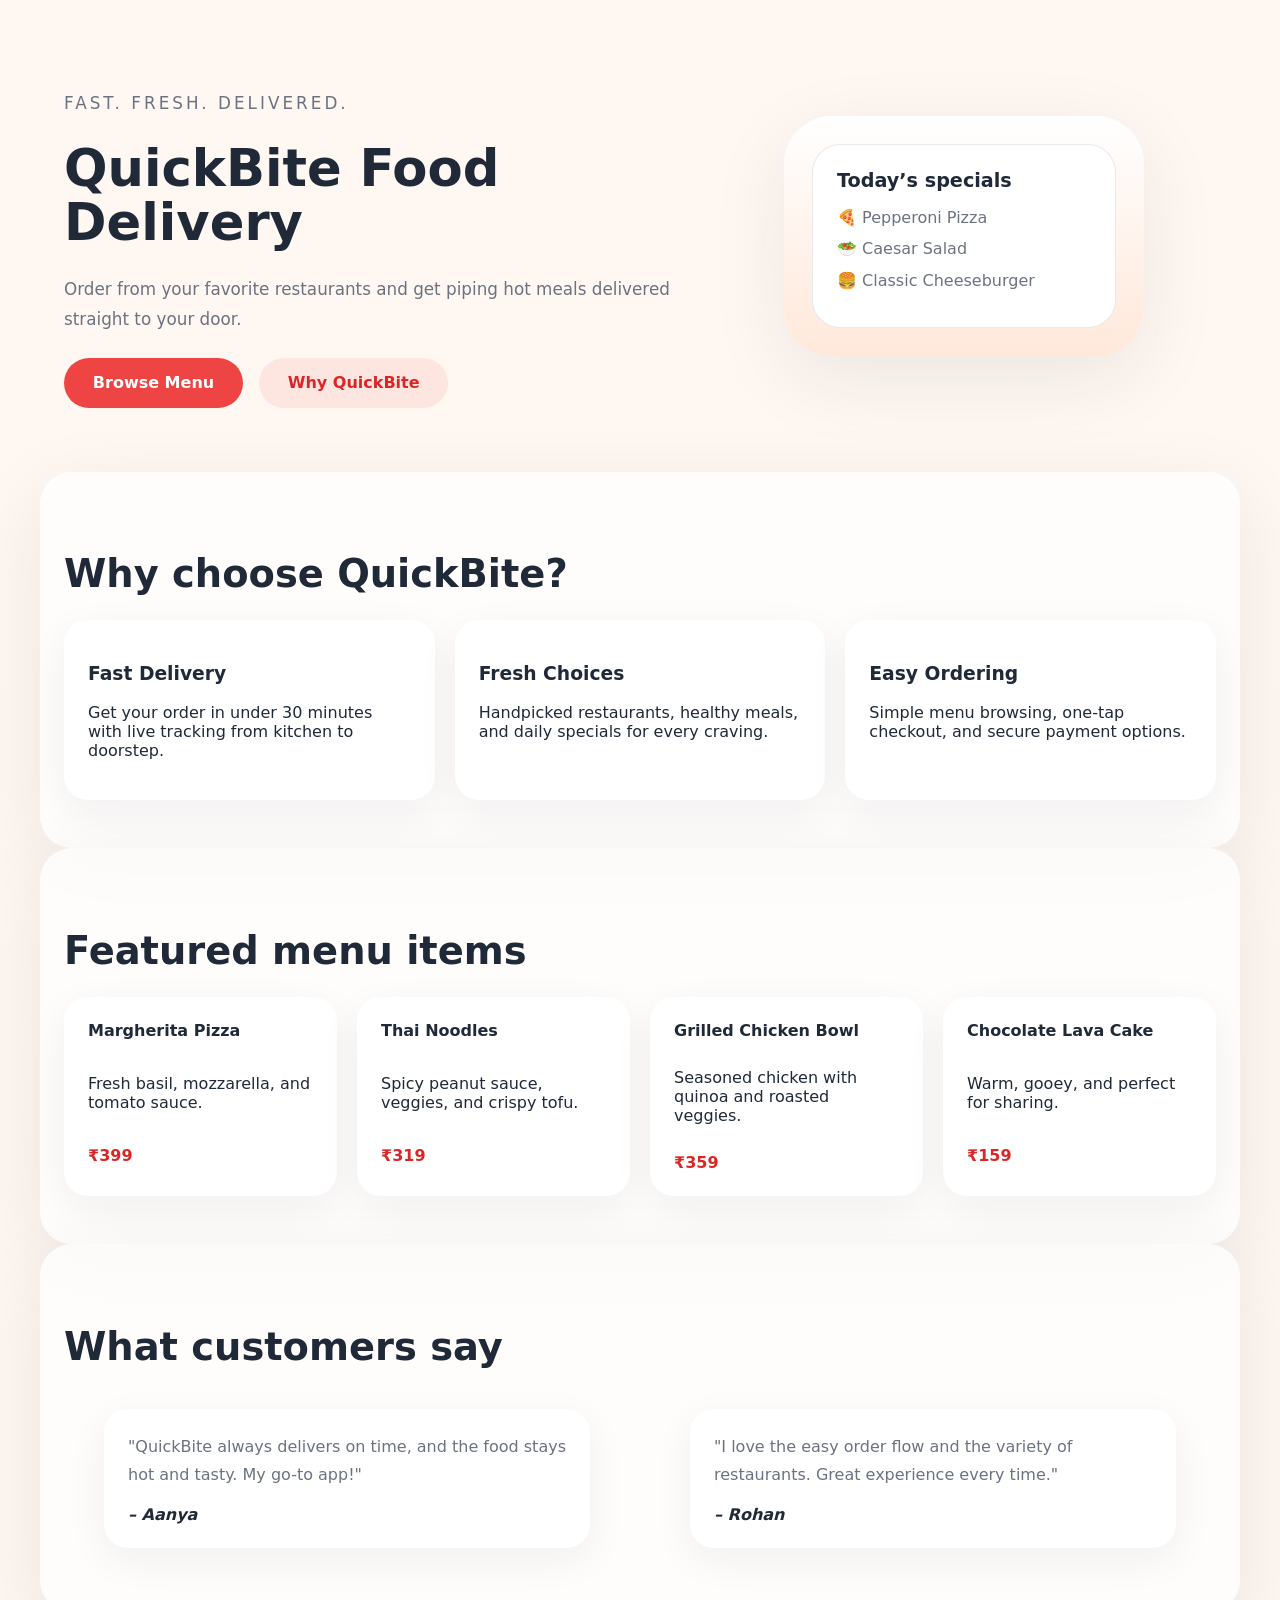
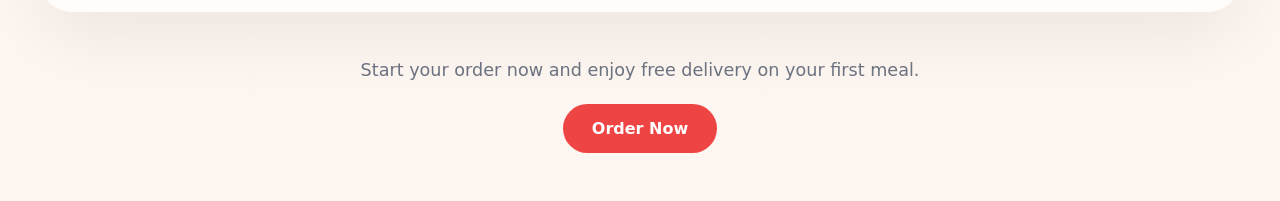
<file: index.html>
<!DOCTYPE html>
<html lang="en">
<head>
  <meta charset="UTF-8">
  <meta name="viewport" content="width=device-width, initial-scale=1.0">
  <title>QuickBite Delivery</title>
  <link rel="stylesheet" href="styles.css">
</head>
<body>
  <header class="hero">
    <div class="hero-content">
      <p class="eyebrow">Fast. Fresh. Delivered.</p>
      <h1>QuickBite Food Delivery</h1>
      <p>Order from your favorite restaurants and get piping hot meals delivered straight to your door.</p>
      <div class="hero-actions">
        <a class="button primary" href="#menu">Browse Menu</a>
        <a class="button secondary" href="#features">Why QuickBite</a>
      </div>
    </div>
    <div class="hero-image">
      <div class="phone-mockup">
        <div class="screen">
          <h2>Today’s specials</h2>
          <ul>
            <li>🍕 Pepperoni Pizza</li>
            <li>🥗 Caesar Salad</li>
            <li>🍔 Classic Cheeseburger</li>
          </ul>
        </div>
      </div>
    </div>
  </header>

  <section id="features" class="section features">
    <h2>Why choose QuickBite?</h2>
    <div class="feature-grid">
      <article>
        <h3>Fast Delivery</h3>
        <p>Get your order in under 30 minutes with live tracking from kitchen to doorstep.</p>
      </article>
      <article>
        <h3>Fresh Choices</h3>
        <p>Handpicked restaurants, healthy meals, and daily specials for every craving.</p>
      </article>
      <article>
        <h3>Easy Ordering</h3>
        <p>Simple menu browsing, one-tap checkout, and secure payment options.</p>
      </article>
    </div>
  </section>

  <section id="menu" class="section menu">
    <h2>Featured menu items</h2>
    <div class="menu-grid">
      <article>
        <h4>Margherita Pizza</h4>
        <p>Fresh basil, mozzarella, and tomato sauce.</p>
        <span>₹399</span>
      </article>
      <article>
        <h4>Thai Noodles</h4>
        <p>Spicy peanut sauce, veggies, and crispy tofu.</p>
        <span>₹319</span>
      </article>
      <article>
        <h4>Grilled Chicken Bowl</h4>
        <p>Seasoned chicken with quinoa and roasted veggies.</p>
        <span>₹359</span>
      </article>
      <article>
        <h4>Chocolate Lava Cake</h4>
        <p>Warm, gooey, and perfect for sharing.</p>
        <span>₹159</span>
      </article>
    </div>
  </section>

  <section class="section testimonials">
    <h2>What customers say</h2>
    <div class="testimonial-grid">
      <blockquote>
        <p>"QuickBite always delivers on time, and the food stays hot and tasty. My go-to app!"</p>
        <cite>– Aanya</cite>
      </blockquote>
      <blockquote>
        <p>"I love the easy order flow and the variety of restaurants. Great experience every time."</p>
        <cite>– Rohan</cite>
      </blockquote>
    </div>
  </section>

  <footer class="footer">
    <p>Start your order now and enjoy free delivery on your first meal.</p>
    <a class="button primary" href="#menu">Order Now</a>
  </footer>
</body>
</html>
</file>
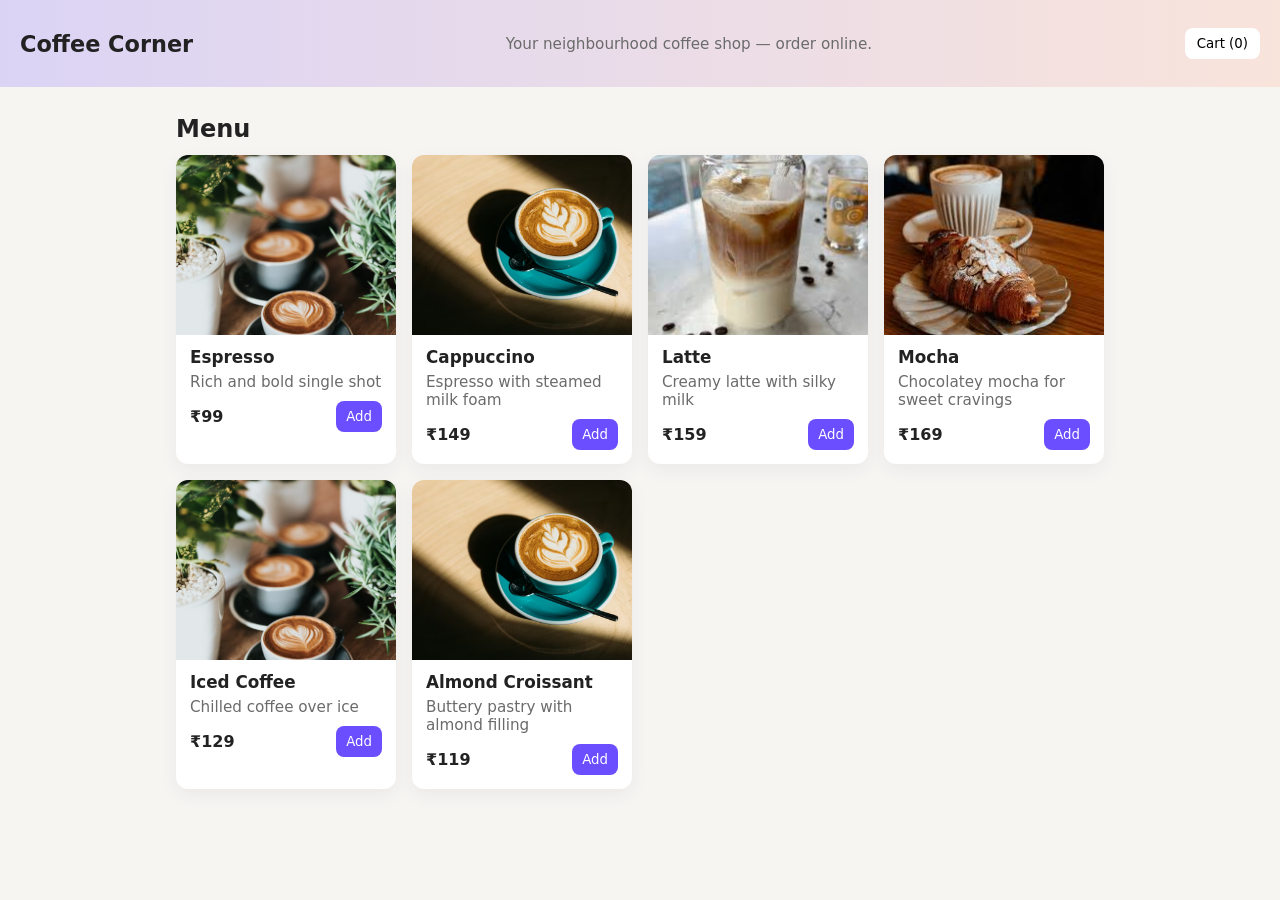
<file: coffee/index.html>
<!DOCTYPE html>
<html lang="en">
<head>
  <meta charset="utf-8" />
  <meta name="viewport" content="width=device-width,initial-scale=1" />
  <title>Coffee Corner</title>
  <link rel="stylesheet" href="styles.css">
</head>
<body>
  <header class="site-header">
    <h1>Coffee Corner</h1>
    <p>Your neighbourhood coffee shop — order online.</p>
    <button id="view-cart" class="cart-btn">Cart (<span id="cart-count">0</span>)</button>
  </header>

  <main class="container">
    <section class="menu" id="menu">
      <h2>Menu</h2>
      <div id="items" class="items-grid"></div>
    </section>
  </main>

  <div id="cart-modal" class="modal hidden">
    <div class="modal-content">
      <button id="close-cart" class="close">×</button>
      <h2>Your Order</h2>
      <ul id="cart-items" class="cart-list"></ul>
      <div class="cart-footer">
        <div class="total">Total: ₹<span id="cart-total">0</span></div>
        <button id="checkout" class="primary">Checkout</button>
      </div>
    </div>
  </div>

  <script src="app.js"></script>
</body>
</html>
</file>
<file: styles.css>
:root {
  --bg: #fff8f2;
  --surface: #ffffff;
  --text: #1f2937;
  --muted: #6b7280;
  --primary: #ef4444;
  --primary-strong: #dc2626;
  --secondary: #f97316;
  --shadow: 0 22px 80px rgba(15, 23, 42, 0.08);
}

* {
  box-sizing: border-box;
}

body {
  margin: 0;
  font-family: Inter, system-ui, -apple-system, BlinkMacSystemFont, "Segoe UI", sans-serif;
  color: var(--text);
  background: linear-gradient(180deg, #fff8f2 0%, #fef6f0 100%);
}

a {
  text-decoration: none;
  color: inherit;
}

button,
.button {
  display: inline-flex;
  align-items: center;
  justify-content: center;
  border: none;
  cursor: pointer;
  border-radius: 999px;
  padding: 0.95rem 1.8rem;
  font-weight: 700;
  transition: transform 0.2s ease, background-color 0.2s ease;
}

.button:hover {
  transform: translateY(-1px);
}

.primary {
  background: var(--primary);
  color: white;
}

.secondary {
  background: rgba(239, 68, 68, 0.1);
  color: var(--primary-strong);
}

.hero {
  display: grid;
  grid-template-columns: 1fr;
  gap: 2rem;
  padding: 4rem 1.5rem;
  max-width: 1200px;
  margin: 0 auto;
}

.hero-content {
  max-width: 640px;
}

.eyebrow {
  text-transform: uppercase;
  letter-spacing: 0.18em;
  color: var(--secondary);
  font-size: 0.85rem;
  margin-bottom: 1rem;
}

.hero h1 {
  font-size: clamp(2.8rem, 4vw, 4.5rem);
  margin: 0;
  line-height: 1.05;
}

.hero p {
  color: var(--muted);
  font-size: 1.05rem;
  line-height: 1.8;
  margin: 1.5rem 0;
}

.hero-actions {
  display: flex;
  flex-wrap: wrap;
  gap: 1rem;
}

.hero-image {
  display: flex;
  justify-content: center;
}

.phone-mockup {
  width: min(360px, 100%);
  background: linear-gradient(180deg, #ffffff 0%, #ffe8da 100%);
  border-radius: 48px;
  padding: 1.75rem;
  box-shadow: var(--shadow);
}

.screen {
  background: white;
  border-radius: 28px;
  padding: 1.5rem;
  border: 1px solid rgba(229, 231, 235, 0.9);
}

.screen h2 {
  margin-top: 0;
  font-size: 1.2rem;
}

.screen ul {
  list-style: none;
  padding: 0;
  margin: 1rem 0 0;
  color: var(--muted);
}

.screen li {
  margin-bottom: 0.8rem;
}

.section {
  padding: 3rem 1.5rem;
  max-width: 1200px;
  margin: 0 auto;
}

.section h2 {
  font-size: clamp(2rem, 3vw, 2.6rem);
  margin-bottom: 1.5rem;
}

.features,
.menu,
.testimonials {
  background: rgba(255, 255, 255, 0.8);
  border-radius: 32px;
  box-shadow: var(--shadow);
}

.feature-grid,
.menu-grid,
.testimonial-grid {
  display: grid;
  gap: 1.25rem;
}

.feature-grid {
  grid-template-columns: repeat(auto-fit, minmax(220px, 1fr));
}

.feature-grid article,
.menu-grid article,
.testimonials blockquote {
  background: white;
  padding: 1.5rem;
  border-radius: 24px;
  box-shadow: 0 12px 40px rgba(15, 23, 42, 0.06);
}

.menu-grid {
  grid-template-columns: repeat(auto-fit, minmax(220px, 1fr));
}

.menu-grid article {
  display: grid;
  gap: 0.75rem;
}

.menu-grid h4 {
  margin: 0;
}

.menu-grid span {
  font-weight: 700;
  color: var(--primary-strong);
}

.testimonial-grid {
  grid-template-columns: repeat(auto-fit, minmax(260px, 1fr));
}

blockquote p {
  margin: 0 0 1rem;
  color: var(--muted);
  line-height: 1.75;
}

blockquote cite {
  font-weight: 700;
  color: var(--text);
}

.footer {
  text-align: center;
  padding: 3rem 1.5rem;
}

.footer p {
  margin: 0 0 1.5rem;
  font-size: 1.1rem;
  color: var(--muted);
}

@media (min-width: 900px) {
  .hero {
    grid-template-columns: 1.1fr 0.9fr;
    align-items: center;
  }
}
</file>
<file: coffee/styles.css>
*{box-sizing:border-box;font-family:Inter, system-ui, Arial, sans-serif}
:root{--bg:#f7f5f2;--card:#ffffff;--accent:#6b4eff;--muted:#6b6b6b}
body{margin:0;background:var(--bg);color:#222}
.site-header{background:linear-gradient(90deg,#6b4eff33,#ff9f8033);padding:28px 20px;display:flex;align-items:center;justify-content:space-between}
.site-header h1{margin:0;font-size:1.4rem}
.site-header p{margin:0;color:var(--muted);font-size:0.95rem}
.cart-btn{background:#fff;border:0;padding:8px 12px;border-radius:8px;cursor:pointer}
.container{max-width:960px;margin:28px auto;padding:0 16px}
.menu h2{margin:0 0 12px}
.items-grid{display:grid;grid-template-columns:repeat(auto-fit,minmax(220px,1fr));gap:16px}
.card{background:var(--card);padding:0;border-radius:12px;box-shadow:0 6px 18px rgba(50,50,93,0.06);overflow:hidden;display:flex;flex-direction:column}
.card-img{width:100%;height:180px;object-fit:cover;display:block}
.card h3{margin:12px 14px 6px;font-size:1.05rem}
.card p{margin:0 14px 10px;color:var(--muted);font-size:0.95rem}
.card .meta{display:flex;justify-content:space-between;align-items:center;padding:0 14px 14px}
.price{font-weight:600}
.add{background:var(--accent);color:#fff;border:0;padding:8px 10px;border-radius:8px;cursor:pointer}
.modal{position:fixed;inset:0;background:rgba(0,0,0,0.35);display:flex;align-items:center;justify-content:center}
.hidden{display:none}
.modal-content{background:#fff;padding:18px;border-radius:12px;min-width:320px;max-width:420px;width:90%;box-shadow:0 10px 30px rgba(0,0,0,0.12)}
.close{background:none;border:0;font-size:22px;position:absolute;right:18px;top:14px;cursor:pointer}
.cart-list{list-style:none;padding:0;margin:12px 0 16px;max-height:260px;overflow:auto}
.cart-list li{display:flex;justify-content:space-between;padding:8px 6px;border-bottom:1px solid #f0f0f0}
.cart-footer{display:flex;justify-content:space-between;align-items:center}
.primary{background:var(--accent);color:#fff;border:0;padding:8px 12px;border-radius:8px;cursor:pointer}
@media (max-width:420px){.site-header{flex-direction:column;gap:8px;align-items:flex-start}}
</file>
